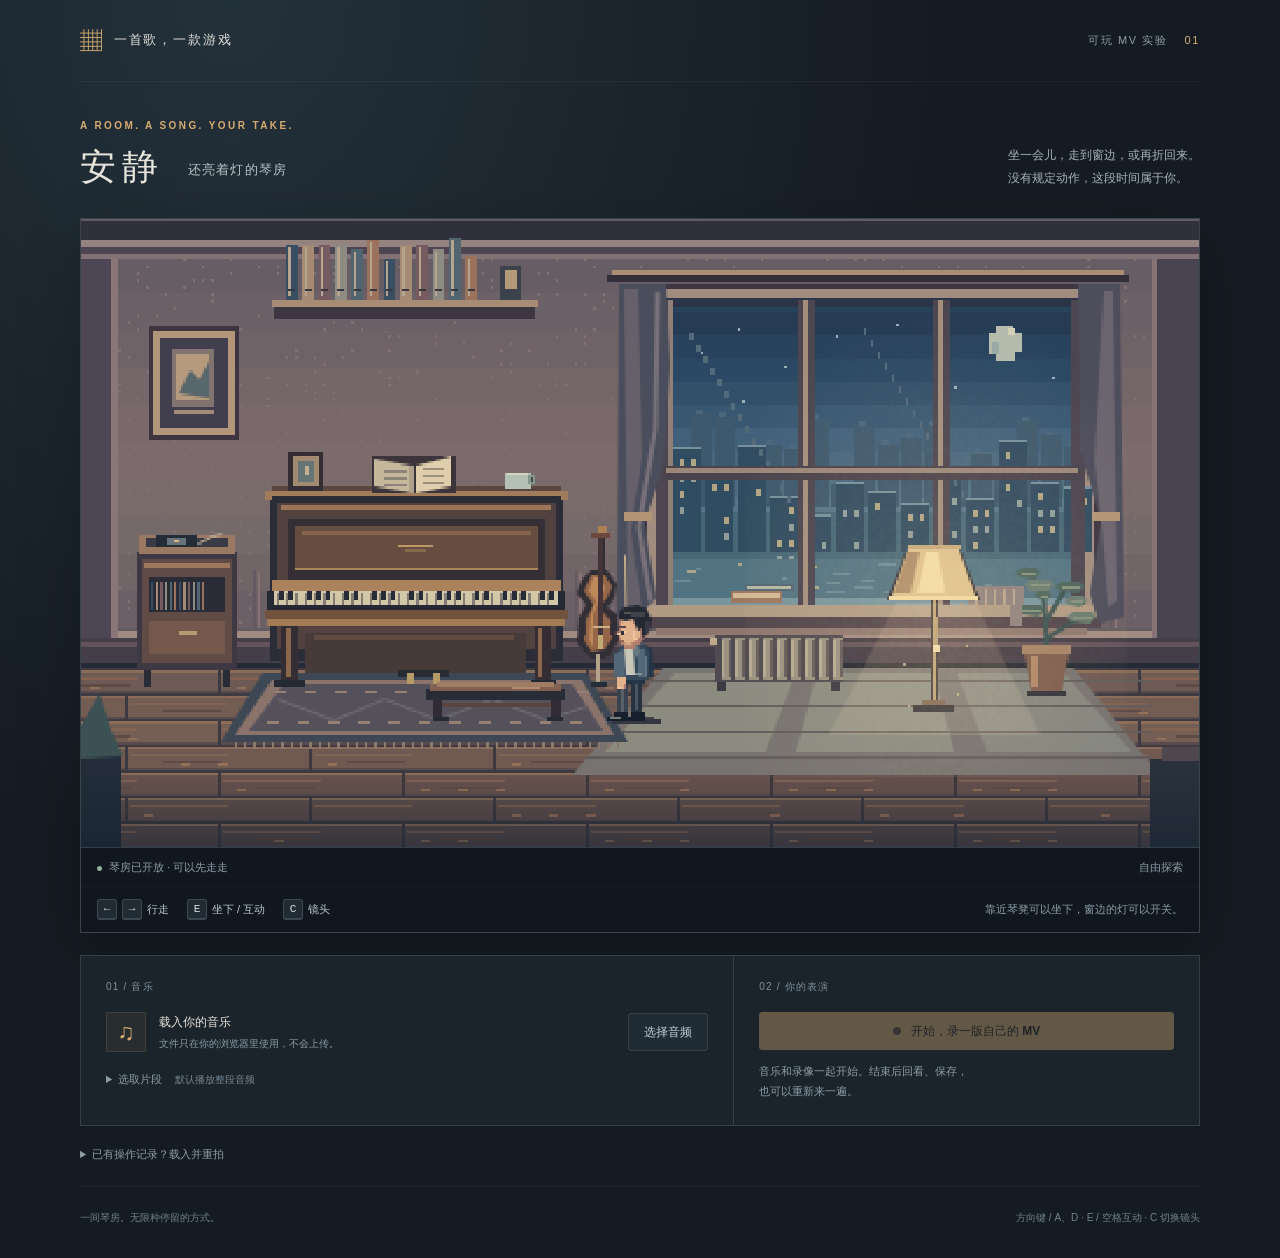
<file: index.html>
<!doctype html>
<html lang="zh-CN">
<head>
  <meta charset="utf-8">
  <link rel="icon" href="data:,">
  <meta name="viewport" content="width=device-width, initial-scale=1">
  <meta name="theme-color" content="#151b22">
  <title>安静 · 在游戏里拍一支 MV</title>
  <link rel="stylesheet" href="./style.css">
</head>
<body>
  <main>
    <header class="masthead">
      <a class="wordmark" href="./" aria-label="回到首页"><span class="mark" aria-hidden="true">▦</span> 一首歌，一款游戏</a>
      <span class="edition">可玩 MV 实验 <span class="number">01</span></span>
    </header>
    <section class="intro">
      <div><p class="eyebrow">A ROOM. A SONG. YOUR TAKE.</p><h1>安静<span>还亮着灯的琴房</span></h1></div>
      <p class="lede">坐一会儿，走到窗边，或再折回来。<br>没有规定动作，这段时间属于你。</p>
    </section>
    <section class="studio" aria-label="游戏与录制">
      <div class="screen-wrap">
        <canvas id="game" width="1920" height="1080" tabindex="0" aria-label="可操作的像素琴房，左右方向键行走，E 互动，C 切换镜头"></canvas>
      </div>
      <div class="status-row"><span id="status" role="status"><span class="status-dot"></span>琴房已开放 · 可以先走走</span><span id="clock">自由探索</span></div>
      <div class="controls-row">
        <div class="key-guide"><span><kbd>←</kbd><kbd>→</kbd> 行走</span><span><kbd>E</kbd> 坐下 / 互动</span><span><kbd>C</kbd> 镜头</span></div>
        <p id="hint">靠近琴凳可以坐下，窗边的灯可以开关。</p>
      </div>
      <div class="touch-controls" aria-label="触控操作"><button data-key="ArrowLeft" aria-label="向左走">←</button><button data-key="ArrowRight" aria-label="向右走">→</button><button data-key="KeyE">互动</button><button data-key="KeyC">镜头</button></div>
    </section>
    <section class="desk" aria-label="选择音乐与开始录制">
      <div class="music-block">
        <span class="section-index">01 / 音乐</span>
        <div class="track-row"><div class="track-icon" aria-hidden="true">♫</div><div class="track-info"><strong id="track-name">载入你的音乐</strong><span id="track-details">文件只在你的浏览器里使用，不会上传。</span></div><label class="button secondary file-button" id="audio-label">选择音频<input id="audio-file" type="file" accept="audio/*,.mp3,.m4a,.wav,.ogg,.flac,.aac"></label></div>
        <details id="clip-settings"><summary>选取片段 <span id="clip-summary">默认播放整段音频</span></summary><div class="clip-inputs"><label>从 <input id="clip-start" type="number" min="0" step="0.1" value="0" disabled> 秒开始</label><label>到 <input id="clip-end" type="number" min="0.1" step="0.1" value="30" disabled> 秒结束</label><span id="clip-note">也可以使用整首歌。</span></div></details>
      </div>
      <div class="record-block"><span class="section-index">02 / 你的表演</span><button id="start-recording" class="button primary" disabled><span class="record-dot" aria-hidden="true"></span>开始，录一版自己的 MV</button><button id="stop-recording" class="button secondary" hidden>结束本次录制</button><p>音乐和录像一起开始。结束后回看、保存，<br>也可以重新来一遍。</p></div>
    </section>
    <section id="review" class="review" hidden aria-label="回看你的 MV">
      <div class="review-heading"><div><p class="eyebrow">YOUR TAKE</p><h2 id="review-title">这是你的版本。</h2></div><span id="review-meta"></span></div>
      <video id="playback" controls playsinline preload="metadata"></video>
      <div class="review-actions"><a id="download-video" class="button primary" download="安静-我的MV.webm">保存 MV</a><button id="record-again" class="button secondary">重新录制</button><button id="replay-take" class="button secondary">回放操作并重拍</button><a id="download-log" class="text-button" download="安静-操作记录.json">保存操作记录</a></div>
      <p id="review-note">录像只有游戏画面与音乐，操作面板不会出现在画面里。</p>
    </section>
    <details class="replay-import"><summary>已有操作记录？载入并重拍</summary><p>使用同一音频、同一游戏版本，重现之前的表演。音乐不会包含在操作记录内。</p><label class="button secondary file-button">选择操作记录<input id="replay-file" type="file" accept="application/json,.json"></label><button id="run-imported-replay" class="button secondary" disabled>重拍载入的操作</button><span id="replay-info"></span></details>
    <footer><span>一间琴房。无限种停留的方式。</span><span>方向键 / A、D · E / 空格互动 · C 切换镜头</span></footer>
  </main>
  <script type="module" src="./game.js"></script>
</body>
</html>
</file>
<file: style.css>
:root{color-scheme:dark;--bg:#151b22;--panel:#1c242c;--ink:#e6e3da;--muted:#8c9da8;--line:#33404a;--warm:#d7ac70;--warm-bright:#efd1a1;--blue:#89a6ba}*{box-sizing:border-box}body{margin:0;background:radial-gradient(ellipse at 18% 0,#23313b 0,transparent 48%),var(--bg);color:var(--ink);font:14px/1.6 -apple-system,BlinkMacSystemFont,"PingFang SC","Microsoft YaHei",sans-serif}button,input{font:inherit}button,a,label{-webkit-tap-highlight-color:transparent}button,a.button,label.button{touch-action:manipulation}button:disabled{opacity:.38;cursor:not-allowed}button:focus-visible,a:focus-visible,summary:focus-visible,canvas:focus-visible{outline:2px solid var(--warm);outline-offset:4px}a{color:inherit;text-decoration:none}main{max-width:1184px;margin:auto;padding:0 32px}.masthead{height:82px;display:flex;align-items:center;justify-content:space-between;border-bottom:1px solid #ffffff0b}.wordmark{display:flex;align-items:center;gap:10px;font-size:13px;letter-spacing:.14em}.mark{font-size:22px;color:var(--warm)}.edition{font-size:11px;letter-spacing:.15em;color:var(--muted)}.number{padding-left:12px;color:var(--warm)}.intro{display:flex;justify-content:space-between;align-items:flex-end;padding:36px 0 26px;gap:24px}.eyebrow{font-size:10px;font-weight:600;letter-spacing:.24em;color:var(--warm);margin:0 0 9px}h1{font-size:36px;letter-spacing:.16em;font-weight:500;line-height:1.35;margin:0}h1 span{font-size:13px;display:inline-block;margin-left:24px;color:#b9c2c6;letter-spacing:.1em;vertical-align:middle}.lede{color:#a5b3bc;font-size:12px;line-height:1.9;margin:0 0 2px}.studio{border:1px solid #39434b;background:#10171e;box-shadow:0 22px 60px #0003}.screen-wrap{overflow:hidden;aspect-ratio:16/9;background:#15212e}canvas{display:block;width:100%;height:100%;image-rendering:pixelated;outline:none}.status-row{display:flex;align-items:center;justify-content:space-between;padding:10px 16px;border-top:1px solid var(--line);font-size:11px;color:var(--muted);min-height:39px}.status-dot{display:inline-block;width:5px;height:5px;border-radius:50%;background:#91b499;margin-right:7px}.status-row.is-recording{color:#e5c9a6}.status-row.is-recording .status-dot{background:#d66d5b;box-shadow:0 0 0 3px #d66d5b14}.controls-row{display:flex;align-items:center;justify-content:space-between;padding:12px 16px;border-top:1px solid #ffffff08;gap:12px}.key-guide{display:flex;gap:18px;white-space:nowrap;color:#b8c4cb;font-size:11px}.key-guide>span{display:flex;align-items:center;gap:5px}kbd{display:inline-flex;align-items:center;justify-content:center;min-width:20px;height:21px;border:1px solid #3c4953;border-bottom-width:2px;border-radius:3px;font:11px/1 monospace;color:#d9dfe0;background:#212b33}#hint{font-size:11px;color:var(--muted);margin:0}.desk{display:grid;grid-template-columns:1.4fr 1fr;gap:0;margin-top:22px;border:1px solid var(--line);background:#1b242b}.music-block,.record-block{padding:23px 25px}.record-block{border-left:1px solid var(--line);display:flex;flex-direction:column;align-items:flex-start;justify-content:flex-start}.section-index{display:block;color:#7f919e;font-size:10px;letter-spacing:.12em;margin-bottom:17px}.track-row{display:flex;align-items:center;gap:13px}.track-icon{height:40px;width:40px;flex-shrink:0;display:grid;place-items:center;background:#d7ac7012;color:var(--warm);border:1px solid #d7ac7026;font-size:23px}.track-info{min-width:0;flex:1}.track-info strong{display:block;font-size:12px;font-weight:500;overflow:hidden;text-overflow:ellipsis;white-space:nowrap;max-width:270px}.track-info span{display:block;color:var(--muted);font-size:10px;margin-top:3px}.button{border:1px solid var(--line);border-radius:3px;display:inline-flex;align-items:center;justify-content:center;gap:10px;padding:9px 15px;line-height:1.5;font-size:12px;white-space:nowrap;cursor:pointer;transition:background .15s,border-color .15s}.primary{background:var(--warm);color:#242321;border-color:var(--warm);font-weight:550}.primary:hover:not(:disabled){background:var(--warm-bright);border-color:var(--warm-bright)}.secondary{background:#202c35;color:#c3cdd3}.secondary:hover:not(:disabled){background:#2c3943;border-color:#68747d}.file-button{position:relative;overflow:hidden}.file-button input{position:absolute;inset:0;opacity:0;width:100%;height:100%;cursor:pointer}.file-button:focus-within{outline:2px solid var(--warm);outline-offset:3px}.record-dot{display:block;width:8px;height:8px;border-radius:50%;background:#64513d}.record-block p{font-size:11px;line-height:1.8;color:var(--muted);margin:12px 0 0}.record-block .button{width:100%}details{font-size:11px;color:var(--muted)}summary{cursor:pointer;user-select:none}#clip-settings{margin-top:19px}#clip-summary{font-size:10px;margin-left:10px;color:#748692}.clip-inputs{display:flex;flex-wrap:wrap;gap:10px;padding-top:12px;align-items:center}.clip-inputs input{width:67px;border:1px solid #41505b;background:#111c24;border-radius:3px;padding:3px 6px;color:#d5dfe2;font-size:11px}#clip-note{font-size:10px}.review{margin-top:32px;padding:25px;border:1px solid #576052;background:#202b2c}.review-heading{display:flex;align-items:flex-end;justify-content:space-between;margin-bottom:18px}h2{font-size:23px;font-weight:450;margin:0;letter-spacing:.04em}#review-meta{font-size:11px;color:var(--muted)}#playback{display:block;width:100%;aspect-ratio:16/9;background:#10171e;border:1px solid #3c4a4c}.review-actions{display:flex;align-items:center;gap:10px;flex-wrap:wrap;margin-top:18px}.text-button{font-size:11px;color:#c1c8b6;text-decoration:underline;text-underline-offset:4px;margin-left:auto}#review-note{font-size:11px;color:#9aa9a4;margin-bottom:0}.replay-import{padding:20px 0 22px}.replay-import p{margin-top:12px;font-size:11px}.replay-import .button{font-size:11px;margin-right:8px}#replay-info{font-size:10px}footer{border-top:1px solid #ffffff0b;display:flex;justify-content:space-between;gap:16px;padding:23px 0 32px;font-size:10px;color:#6e838e}.touch-controls{display:none;padding:10px 14px;gap:8px;border-top:1px solid #ffffff08}.touch-controls button{flex:1;background:#263540;color:#d5dfdf;border:1px solid #4c5d68;padding:8px;touch-action:none;user-select:none}[hidden]{display:none!important}.error{color:#e5a494!important}@media(max-width:800px){main{padding:0 18px}.masthead{height:63px}.intro{padding:25px 0 20px}.lede{font-size:11px}h1{font-size:30px}h1 span{display:block;margin:8px 0 0;font-size:11px}.controls-row{align-items:flex-start;flex-direction:column;gap:8px}.desk{grid-template-columns:1fr}.record-block{border-left:0;border-top:1px solid var(--line)}.music-block,.record-block{padding:20px}.record-block p br{display:none}.section-index{margin-bottom:13px}.touch-controls{display:flex}.review{padding:17px}.text-button{margin-left:0}.review-heading{align-items:flex-start;gap:10px;flex-direction:column}footer{flex-direction:column;gap:5px}.track-info strong{max-width:220px}}@media(max-width:480px){main{padding:0 12px}.intro{gap:12px}.lede{max-width:140px;font-size:10px}.edition{font-size:9px}.wordmark{font-size:11px}.track-row{gap:8px}.track-icon{width:32px;height:36px}.track-info strong{max-width:160px}.track-info span{font-size:9px}.file-button{padding:7px 9px;font-size:10px}.key-guide{gap:11px}.music-block,.record-block{padding:17px}.review-actions .button{font-size:11px;padding:8px 10px}}
</file>
